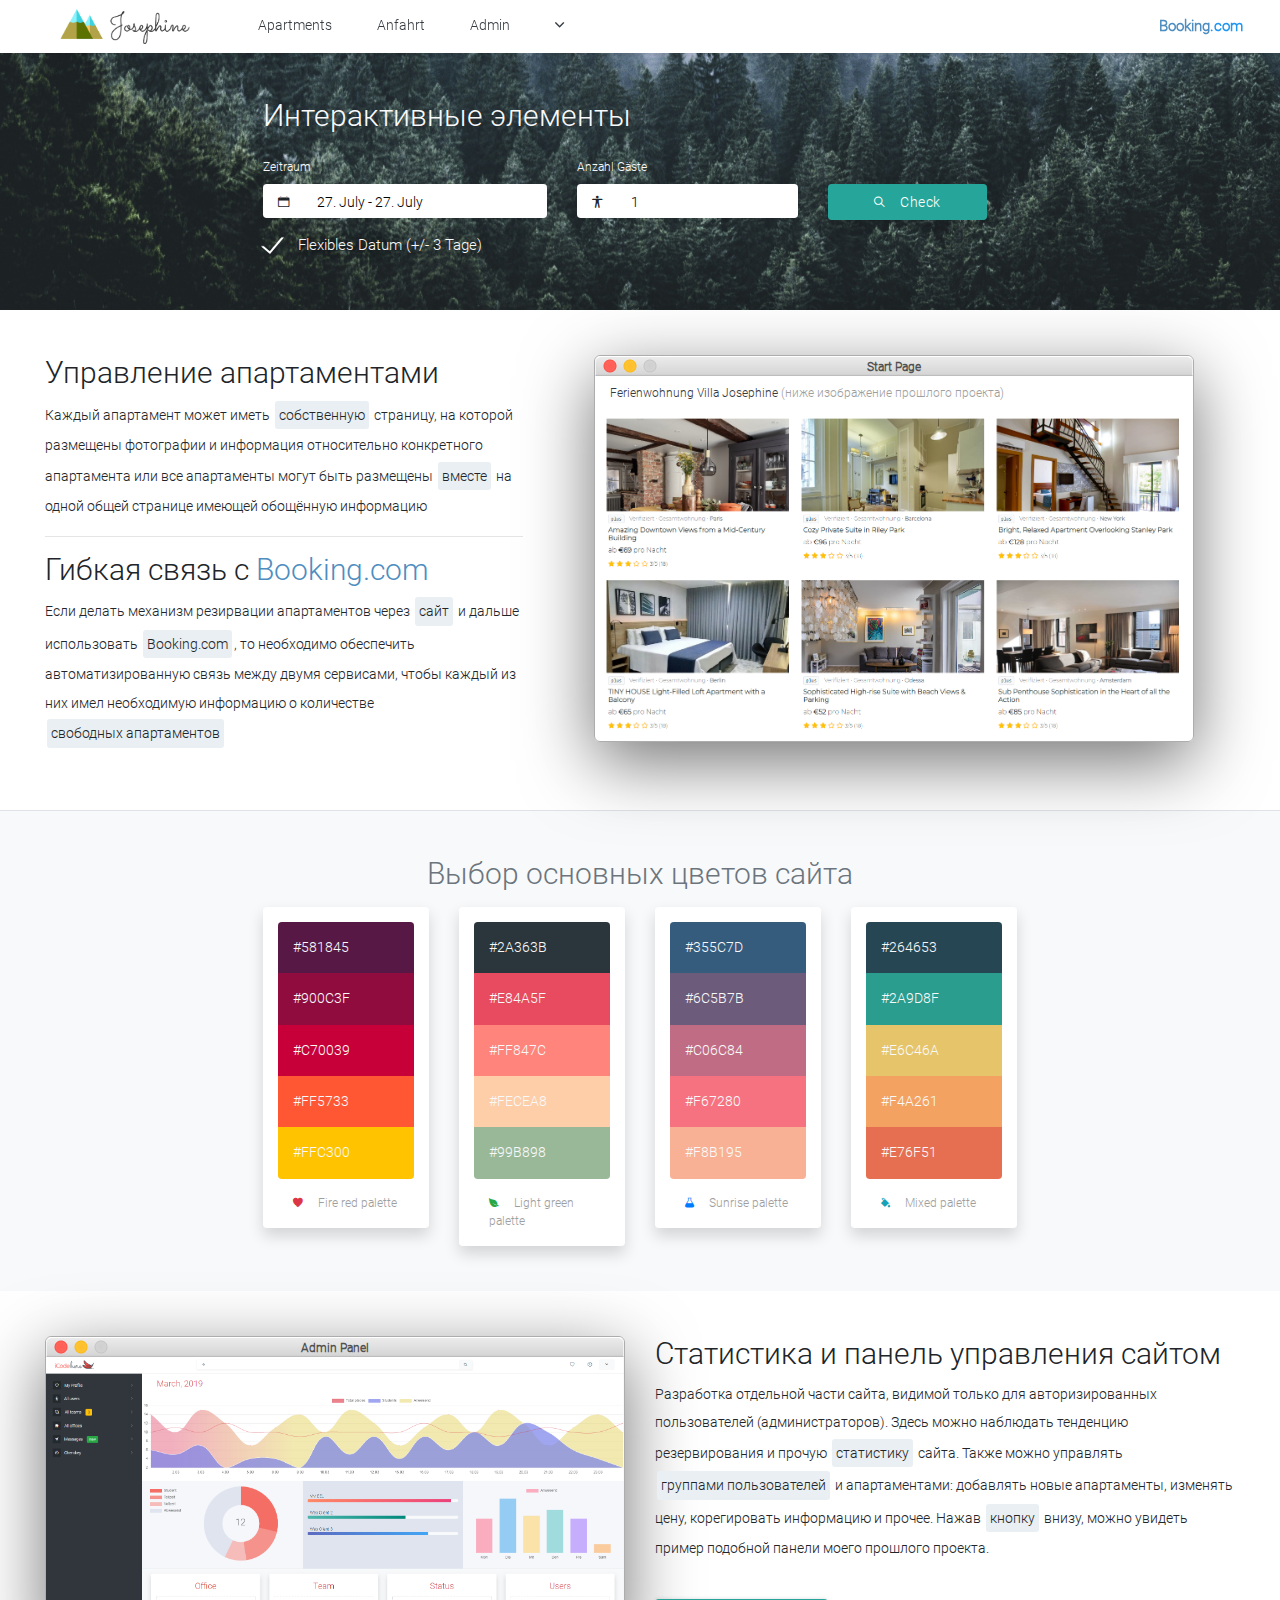
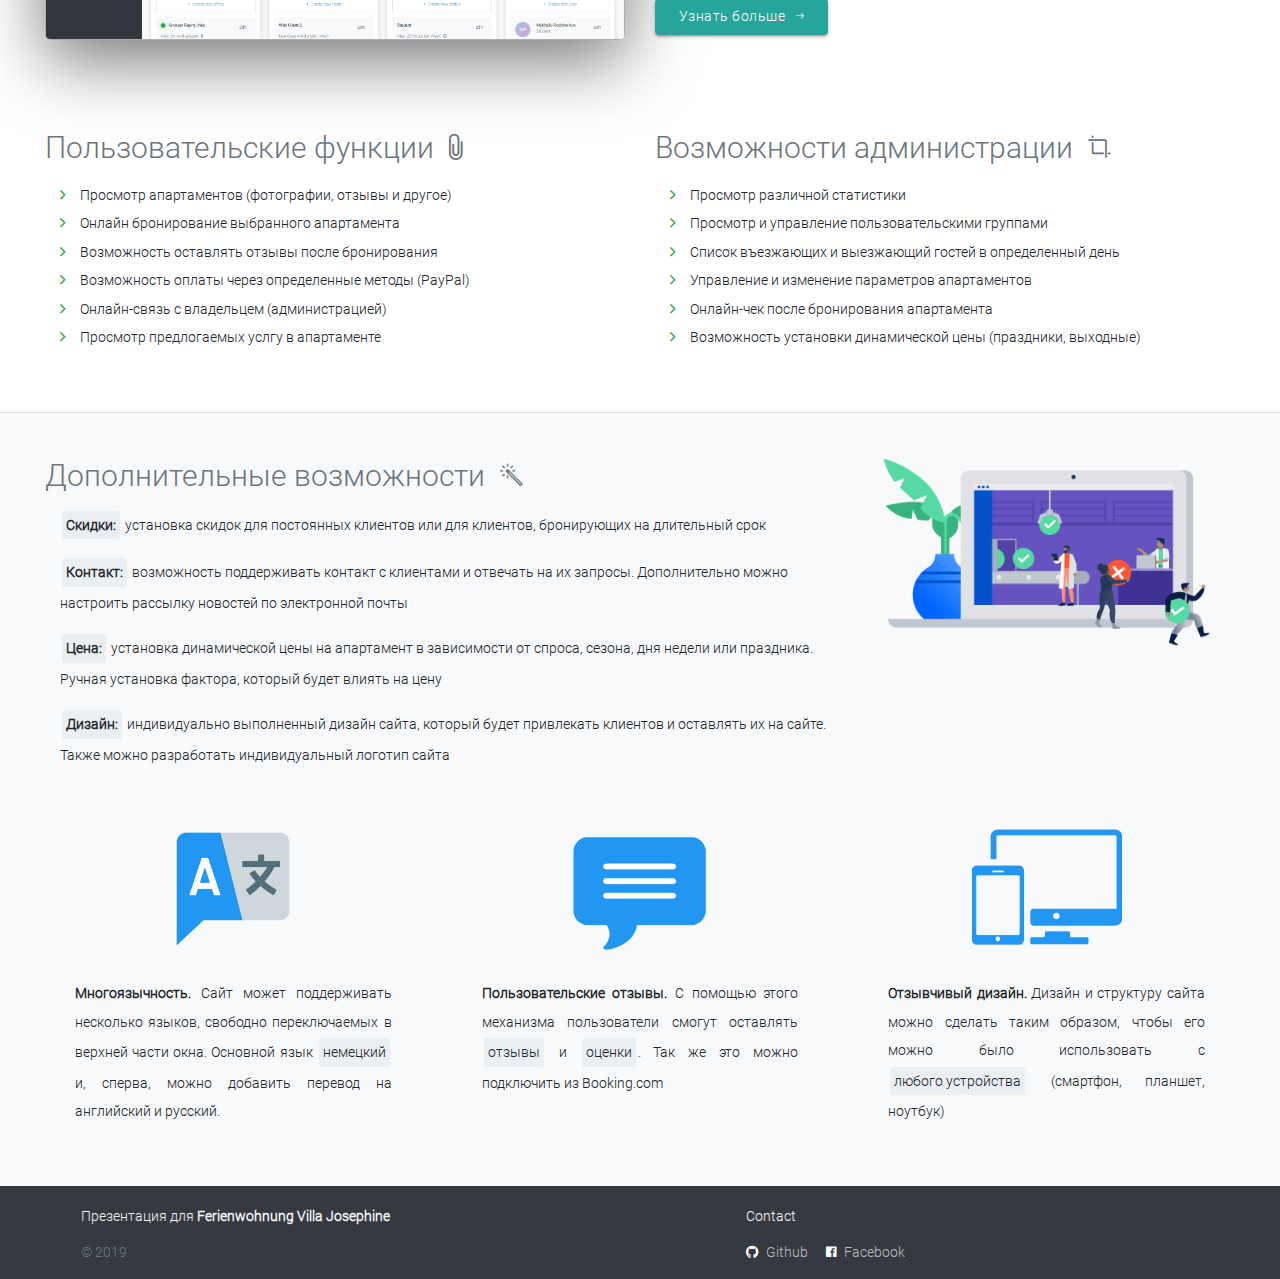
<file: index.html>
<!DOCTYPE html>
<html>
<head>
	<meta charset="UTF-8">
	<title>Villa Josephine</title>
	<link rel="stylesheet" type="text/css" href="materialize/css/materialize.css">
	<link rel="stylesheet" type="text/css" href="css/bootstrap.min.css">
	<link rel="stylesheet" type="text/css" href="css/style.css">
	<link rel="stylesheet" type="text/css" href="ionicons/ionicons.min.css">
	<link rel="stylesheet" type="text/css" href="css/daterange.css" />
	<link rel="shortcut icon" type="image/ico" href="img/favicon.ico"/>
	<script type="text/javascript" src="js/jquery.js"></script>
	<script type="text/javascript" src="js/bootstrap.bundle.min.js"></script>
	<script type="text/javascript" src="materialize/js/materialize.min.js"></script>
	<script type="text/javascript" src="js/moment.min.js"></script>
	<script type="text/javascript" src="js/daterange.min.js"></script>
</head>
<body class="bg-white">
	<header class="text-grey text-darken-3 container-fluid row mx-auto sticky-top bg-white shadow-sm">
		<ul class="nav justify-content-start col-9">
			<li class="nav-item bg-transparent">
				<a class="text-dark nav-link p-2 px-5" href="./index.html">
					<img src="img/logo.png" class="img-fluid" style="max-height: 37px">
				</a>
			</li>
			<li class="nav-item hoverable light">
				<a class="text-dark nav-link p-3 px-4 waves-effect waves-teal" href="#">Apartments</a>
			</li>
			<li class="nav-item hoverable light">
				<a class="text-dark nav-link p-3 px-4 waves-effect waves-teal" href="#">Anfahrt</a>
			</li>
			<li class="nav-item hoverable light">
				<a class="text-dark nav-link p-3 px-4 waves-effect waves-teal" href="admin/index.html">Admin</a>
			</li>
			<li class="nav-item hoverable light">
				<a class='dropdown-trigger text-dark nav-link p-3 px-4' href='#' data-target='dropdown1'>
					<i class="icon ion-ios-arrow-down"></i>
				</a>
				<ul id="dropdown1" class="dropdown-content shadow rounded">
					<li><a class="grey-text text-darken-3" href="#!"><i class="mr-2 icon ion-md-alarm"></i>Meine Buchungen</a></li>
					<li><a class="grey-text text-darken-3" href="#!"><i class="mr-2 icon ion-ios-images"></i>Sehenswürdigkeiten</a></li>
					<li><a class="grey-text text-darken-3" href="#!"><i class="mr-2 icon ion-ios-bicycle"></i>Schwarzwald</a></li>
				</ul>
			</li>
		</ul>
		<ul class="nav justify-content-end col-3 pr-0">
			<li class="nav-item hoverable light float-right">
				<a class="text-dark nav-link p-3 px-4 font-size-full waves-effect waves-teal font-weight-bold " href="#">
					<span style="color: #4e8dbf">Booking</span><span class="blue-text">.com</span>
				</a>
			</li>
		</ul>
	</header>
	<main>
		<div class="p-5 bg-light" style="background-image:url(img/sky.jpg);background-attachment: fixed;background-size: cover; background-position-y: -550px">
			<div class="row">
				<div class="container row mx-auto col-8">
					<h2 class="text-light col-12 mb-4">Интерактивные элементы</h2>
					<div class="row col-12">
						<div class="col-5">
							<label class="position-relative text-light">Zeitraum</label>
							<div class="bg-white rounded shadow-sm">
								<i class="icon ion-ios-calendar mx-3"></i>
								<div class="d-inline-block">
									<input type="text" id="date-range" class="browser-default user-custom-input" readonly>
								</div>
							</div>
						</div>

						<div class="col-4">
							<div class="input-field mt-0">
								<label class="position-relative text-light">Anzahl Gäste</label>
								<div class="bg-white rounded shadow-sm">
									<i class="icon ion-ios-body mx-3"></i>
									<div class="d-inline-block">
										<select>
											<option value="1" selected>1</option>
											<option value="2">2</option>
											<option value="3">3</option>
											<option value="1">4</option>
											<option value="2">5</option>
											<option value="3">6</option>
										</select>
									</div>
								</div>
							</div>
						</div>
						<div class="col-3 text-center">
							<button class="darken-2 btn col waves-effect waves-teal shadow" style="margin-top: calc(21px + 0.5em)">
								<i class="icon ion-ios-search mr-3"></i>Check
							</button>
						</div>
						<div class="col-12">
							<label>
								<input type="checkbox" checked="checked" />
								<span class="text-light" style="text-shadow:0 0 11px #000000">Flexibles Datum (+/- 3 Tage)</span>
							</label>
						</div>
					</div>
				</div>
			</div>
		</div>
		<div class="p-5 bg-white border-bottom">
			<div class="row">
				<div class="col-5">
					<h2>Управление апартаментами</h2>
					<p class="line-height-2">Каждый апартамент может иметь <code>собственную</code> страницу, на которой размещены фотографии и информация относительно конкретного апартамента или все апартаменты могут быть размещены <code>вместе</code> на одной общей странице имеющей обощённую информацию</p>
					<hr>
					<h2>Гибкая связь с <span style="color: #4e8dbf">Booking.com</span></h2>
					<p class="line-height-2">Если делать механизм резирвации апартаментов через <code>сайт</code> и дальше использовать <code>Booking.com</code>, то необходимо обеспечить автоматизированную связь между двумя сервисами, чтобы каждый из них имел необходимую информацию о количестве <code>свободных апартаментов</code></p>
				</div>
				<div class="col-7">
					<div class="window">
						<div class="window__bar">Start Page</div>
						<div class="window__content-frame">
							<div class="window__content">
								<label class="d-block p-1 px-3 mb-0 mt-1">
									<span class="text-dark">Ferienwohnung Villa Josephine</span>
									(ниже изображение прошлого проекта)
								</label>
								<img src="img/screen.PNG" class="img-fluid rounded-bottom p-1">
							</div>
						</div>
					</div>
				</div>
			</div>
		</div>
		<div class="p-5 bg-light">
			<h2 class="text-secondary mb-3 text-center">Выбор основных цветов сайта</h2>
			<div class="row">
				<div class="col-8 text-light row mx-auto">
					<div class="col-3">
						<div class="shadow rounded palette-wrapper p-3 bg-white">
							<div class="rounded-top p-3" style="background-color: #581845">
								#581845
							</div>
							<div class="p-3" style="background-color: #900C3F">
								#900C3F
							</div>
							<div class="p-3" style="background-color: #C70039">
								#C70039
							</div>
							<div class="p-3" style="background-color: #FF5733">
								#FF5733
							</div>
							<div class="rounded-bottom p-3" style="background-color: #FFC300">
								#FFC300
							</div>
							<label class="px-3 pt-3 mb-0">
								<i class="icon ion-ios-heart mr-3 text-danger"></i>Fire red palette
							</label>
						</div>
					</div>
					<div class="col-3">
						<div class="shadow rounded palette-wrapper p-3 bg-white">
							<div class="rounded-top p-3" style="background-color: #2A363B">
								#2A363B
							</div>
							<div class="p-3" style="background-color: #E84A5F">
								#E84A5F
							</div>
							<div class="p-3" style="background-color: #FF847C">
								#FF847C
							</div>
							<div class="p-3" style="background-color: #FECEA8">
								#FECEA8
							</div>
							<div class="rounded-bottom p-3" style="background-color: #99B898">
								#99B898
							</div>
							<label class="px-3 pt-3 mb-0">
								<i class="icon ion-ios-leaf mr-3 text-success"></i>Light green palette
							</label>
						</div>
					</div>
					<div class="col-3">
						<div class="shadow rounded palette-wrapper p-3 bg-white">
							<div class="rounded-top p-3" style="background-color: #355C7D">
								#355C7D
							</div>
							<div class=" p-3" style="background-color: #6C5B7B">
								#6C5B7B
							</div>
							<div class="p-3" style="background-color: #C06C84">
								#C06C84
							</div>
							<div class="p-3" style="background-color: #F67280">
								#F67280
							</div>
							<div class="rounded-bottom p-3" style="background-color: #F8B195">
								#F8B195
							</div>
							<label class="px-3 pt-3 mb-0">
								<i class="icon ion-ios-flask mr-3 text-primary"></i>Sunrise palette
							</label>
						</div>
					</div>
					<div class="col-3">
						<div class="shadow rounded palette-wrapper p-3 bg-white">
							<div class="rounded-top p-3" style="background-color: #264653">
								#264653
							</div>
							<div class=" p-3" style="background-color: #2A9D8F">
								#2A9D8F
							</div>
							<div class="p-3" style="background-color: #E6C46A">
								#E6C46A
							</div>
							<div class="p-3" style="background-color: #F4A261">
								#F4A261
							</div>
							<div class="rounded-bottom p-3" style="background-color: #E76F51">
								#E76F51
							</div>
							<label class="px-3 pt-3 mb-0">
								<i class="icon ion-ios-color-fill mr-3 text-info"></i>Mixed palette
							</label>
						</div>
					</div>
				</div>
			</div>
		</div>
		<div class="p-5 bg-white">
			<div class="row">
				<div class="col-6">
					<div class="window">
						<div class="window__bar">Admin Panel</div>
						<div class="window__content-frame">
							<div class="window__content">
								<img src="img/admin.PNG" class="img-fluid rounded-bottom">
							</div>
						</div>
					</div>
				</div>
				<div class="col-6">
					<h2>Статистика и панель управления сайтом</h2>
					<p class="line-height-2">
						Разработка отдельной части сайта, видимой только для авторизированных пользователей (администраторов). Здесь можно наблюдать тенденцию резервирования и прочую <code>статистику</code> сайта. Также можно управлять <code>группами пользователей</code> и апартаментами: добавлять новые апартаменты, изменять цену, корегировать информацию и прочее. Нажав <code>кнопку</code> внизу, можно увидеть пример подобной панели моего прошлого проекта.
					</p>
					<br>
					<a class="text-white btn waves-effect waves-teal px-4" href="admin/index.html">
						Узнать больше
						<i class="icon ion-ios-arrow-round-forward ml-2"></i>
					</a>
				</div>
			</div>
		</div>
		<div class="p-5 bg-white border-bottom">
			<div class="row">
				<div class="col-6">
					<h2 class="mb-3 text-secondary">Пользовательские функции<i class="icon ion-ios-attach ml-3"></i></h2>
					<ul class="line-height-2 pl-3">
						<li><i class="icon ion-ios-arrow-forward mr-3 text-success"></i>Просмотр апартаментов (фотографии, отзывы и другое)</li>
						<li><i class="icon ion-ios-arrow-forward mr-3 text-success"></i>Онлайн бронирование выбранного апартамента</li>
						<li><i class="icon ion-ios-arrow-forward mr-3 text-success"></i>Возможность оставлять отзывы после бронирования</li>
						<li><i class="icon ion-ios-arrow-forward mr-3 text-success"></i>Возможность оплаты через определенные методы (PayPal)</li>
						<li><i class="icon ion-ios-arrow-forward mr-3 text-success"></i>Онлайн-связь с владельцем (администрацией)</li>
						<li><i class="icon ion-ios-arrow-forward mr-3 text-success"></i>Просмотр предлогаемых услгу в апартаменте</li>
					</ul>
				</div>
				<div class="col-6">
					<h2 class="mb-3 text-secondary">Возможности администрации<i class="icon ion-ios-crop ml-3"></i></h2>
					<ul class="line-height-2 pl-3">
						<li><i class="icon ion-ios-arrow-forward mr-3 text-success"></i>Просмотр различной статистики</li>
						<li><i class="icon ion-ios-arrow-forward mr-3 text-success"></i>Просмотр и управление пользовательскими группами</li>
						<li><i class="icon ion-ios-arrow-forward mr-3 text-success"></i>Список въезжающих и выезжающий гостей в определенный день</li>
						<li><i class="icon ion-ios-arrow-forward mr-3 text-success"></i>Управление и изменение параметров апартаментов</li>
						<li><i class="icon ion-ios-arrow-forward mr-3 text-success"></i>Онлайн-чек после бронирования апартамента</li>
						<li><i class="icon ion-ios-arrow-forward mr-3 text-success"></i>Возможность установки динамической цены (праздники, выходные)</li>
					</ul>
				</div>
			</div>
		</div>
		<div class="px-5 pt-5 pb-3 bg-light">
			<div class="row">
				<div class="col-8">
					<h2 class="mb-3 text-secondary">Дополнительные возможности<i class="icon ion-ios-color-wand ml-3"></i></h2>
					<p class="pl-3 line-height-2">
						<code class="font-weight-bold">Скидки:</code> установка скидок для постоянных клиентов или для клиентов, бронирующих на длительный срок
					</p>
					<p class="pl-3 line-height-2">
						<code class="font-weight-bold">Контакт:</code> возможность поддерживать контакт с клиентами и отвечать на их запросы. Дополнительно можно настроить рассылку новостей по электронной почты
					</p>
					<p class="pl-3 line-height-2">
						<code class="font-weight-bold">Цена:</code> установка динамической цены на апартамент в зависимости от спроса, сезона, дня недели или праздника. Ручная установка фактора, который будет влиять на цену
					</p>
					<p class="pl-3 line-height-2">
						<code class="font-weight-bold">Дизайн:</code> индивидуально выполненный дизайн сайта, который будет привлекать клиентов и оставлять их на сайте. Также можно разработать индивидуальный логотип сайта
					</p>
				</div>
				<div class="col-4">
					<img src="img/5.png" class="img-fluid">
				</div>
			</div>
		</div>
		<div class="px-5 pb-5 pt-3 bg-light">
			<div class="row">
				<div class="col-4 text-center px-5">
					<img src="img/drafting-compass.png" class="img-fluid mb-3" style="max-height: 150px;">
				</div>
				<div class="col-4 text-center px-5">
					<img src="img/rocket.png" class="img-fluid mb-3" style="max-height: 150px;">
				</div>
				<div class="col-4 text-center px-5">
					<img src="img/light-bulb-icon.png" class="img-fluid mb-3" style="max-height: 150px;">
				</div>
			</div>
			<div class="row">
				<div class="col-4 text-center px-5">
					<p class="text-justify line-height-2">
						<b>Многоязычность.</b> Сайт может поддерживать несколько языков, свободно переключаемых в верхней части окна. Основной язык <code>немецкий</code> и, сперва, можно добавить перевод на английский и русский.
					</p>
				</div>
				<div class="col-4 text-center px-5">
					<p class="text-justify line-height-2">
						<b>Пользовательские отзывы.</b> С помощью этого механизма пользователи смогут оставлять <code>отзывы</code> и <code>оценки</code>. Так же  это можно подключить из Booking.com
					</p>
				</div>
				<div class="col-4 text-center px-5">
					<p class="text-justify line-height-2">
						<b>Отзывчивый дизайн.</b> Дизайн и структуру сайта можно сделать таким образом, чтобы его можно было использовать с <code>любого устройства</code> (смартфон, планшет, ноутбук)
					</p>
				</div>
			</div>
		</div>
		
	</main>
	<footer class="page-footer bg-dark">
		<div class="container">
			<div class="row">
				<div class="col l6 s12">
					<p class="grey-text text-lighten-4">Презентация для <b>Ferienwohnung Villa Josephine</b></p>
					<span class="text-secondary">© 2019</span>
				</div>
				<div class="col l4 offset-l2 s12">
					<p class="text-light">Contact</p>
					<ul>
						<li>
							<a class="grey-text text-lighten-1 mr-3" href="https://github.com/rodchenk">
								<i class="icon ion-logo-github mr-2 text-white"></i>Github
							</a>
							<a class="grey-text text-lighten-1" href="https://www.facebook.com/misha.rodchenkov">
								<i class="icon ion-logo-facebook mr-2 text-white"></i>Facebook
							</a>
						</li>
					</ul>
				</div>
			</div>
		</div>
	</footer>
	<script type="text/javascript" src="js/script.js"></script>
</body>
</html>
</file>
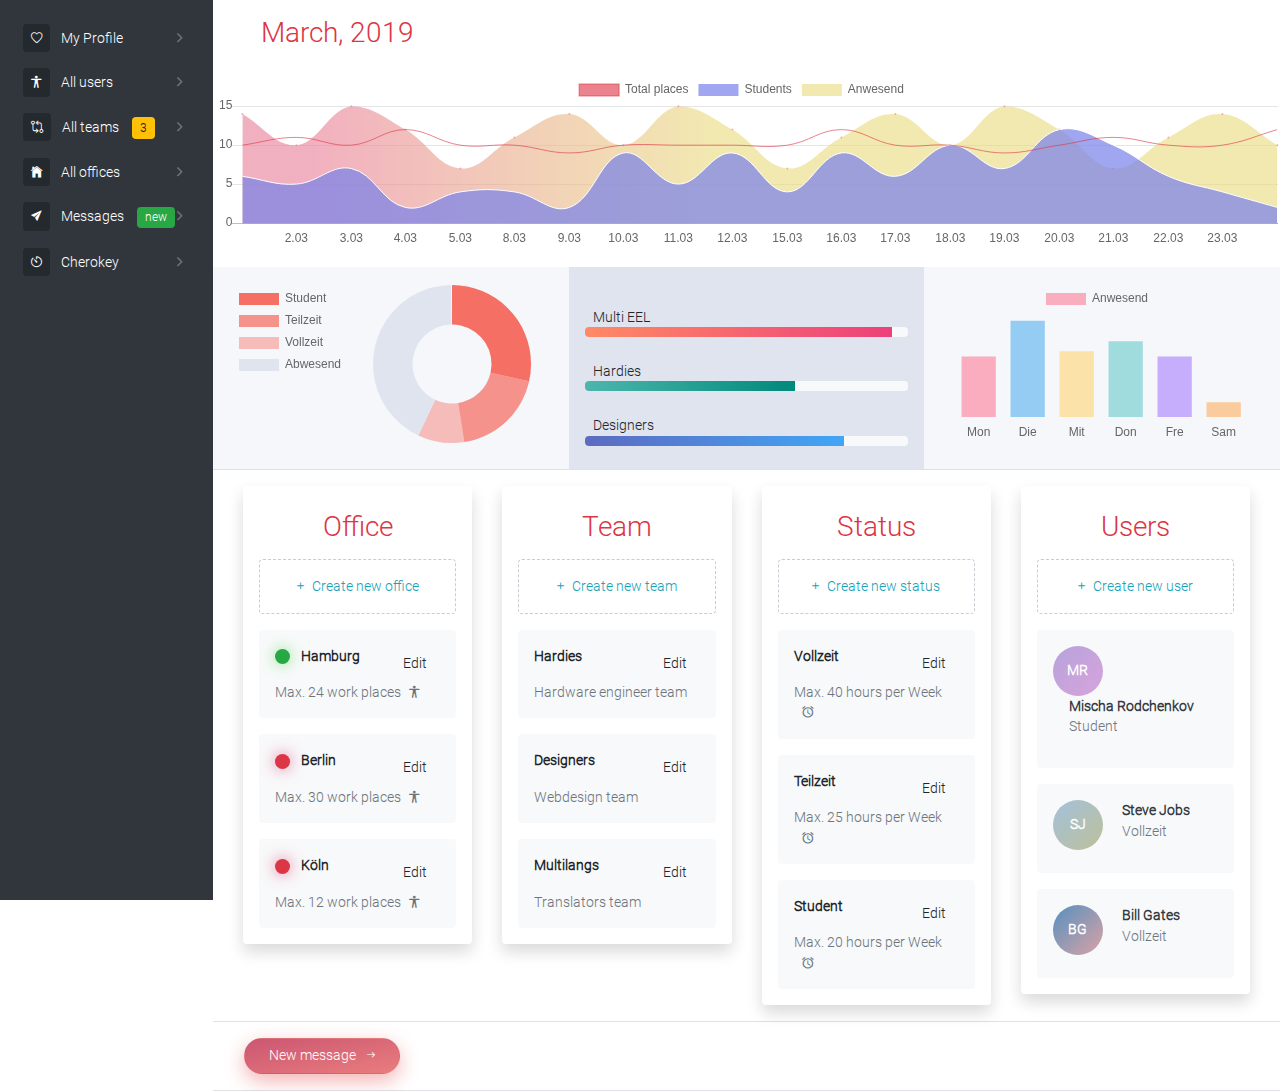
<file: admin/index.html>
<!DOCTYPE html>
<html>
<head>
	<title>Admin panel</title>
	<script type="text/javascript" src="js/jquery.js"></script>
	<script type="text/javascript" src="js/bootstrap.bundle.min.js"></script>
	<link rel="stylesheet" type="text/css" href="css/bootstrap.min.css">
	<link rel="stylesheet" type="text/css" href="css/ionicons/ionicons.min.css">
	<link rel="stylesheet" type="text/css" href="css/icode.css">
</head>
<body>

	<div class="container-fluid row p-0 m-0">
		<div class="sticky-top col-2" style="height: 100vh; z-index: 777; background-color: #30363c">
			<div class="nav flex-column nav-pills mt-3" id="v-pills-tab" role="tablist" aria-orientation="vertical">
			  	<div class="text-white rounded nav-pill-icode">
			  		<div class="p-2 main-nav-pill-icode">
				  		<i class="icon ion-ios-heart-empty px-2 py-1 bg-dark rounded d-inline-block"></i>
				  		<span class="mx-2">My Profile</span>
				  		<i class="mr-2 mt-1 icon ion-ios-arrow-forward float-right text-secondary"></i>
				  	</div>
			  	</div>
			  	<div class="text-white rounded nav-pill-icode">
			  		<div class="p-2 main-nav-pill-icode">
				  		<i class="icon ion-ios-body px-2 py-1 bg-dark rounded d-inline-block"></i>
				  		<span class="mx-2">All users</span>
				  		<i class="mr-2 mt-1 icon ion-ios-arrow-forward float-right text-secondary"></i>
				  	</div>
				  		<div class="pl-3 sub-nav-pill-icode">
					  			<a href="#" class="mx-3 d-block py-1 px-2 text-secondary">Bill Gates</a>
					  			<a href="#" class="mx-3 d-block py-1 px-2 text-secondary">Mischa Rodchenkov</a>
				  			<a href="#" class="mx-3 d-block py-1 px-2 text-secondary font-weight-bold">
				  				Show all
				  				<i class="icon ion-ios-arrow-round-forward px-2"></i>
				  			</a>
				  		</div>
			  	</div>
			  	<div class="text-white rounded nav-pill-icode">
			  		<div class="p-2 main-nav-pill-icode">
			  			<i class="icon ion-ios-git-compare px-2 py-1 bg-dark rounded d-inline-block"></i>
				  		<span class="mx-2">All teams</span>
				  		<span class="badge badge-warning">3</span>
				  		<i class="mr-2 mt-1 icon ion-ios-arrow-forward float-right text-secondary"></i>
			  		</div>
				  		<div class="pl-3 sub-nav-pill-icode">
				  			<a href="#" class="mx-3 d-block py-1 px-2 text-secondary">Translators</a>
				  			<a href="#" class="mx-3 d-block py-1 px-2 text-secondary">Designers</a>
				  			<a href="#" class="mx-3 d-block py-1 px-2 text-secondary font-weight-bold">
				  				Show all
				  				<i class="icon ion-ios-arrow-round-forward px-2"></i>
				  			</a>
				  		</div>
			  	</div>
			  	<div class="text-white rounded nav-pill-icode">
			  		<div class="p-2 main-nav-pill-icode">
				  		<i class="icon ion-ios-home px-2 py-1 bg-dark rounded d-inline-block"></i>
				  		<span class="mx-2">All offices</span>
				  		<i class="mr-2 mt-1 icon ion-ios-arrow-forward float-right text-secondary"></i>
				  	</div>
			  		<div class="pl-3 sub-nav-pill-icode">
				  		<a href="#" class="mx-3 d-block py-1 px-2 text-secondary">Office Berlin</a>
			  			<a href="#" class="mx-3 d-block py-1 px-2 text-secondary font-weight-bold">
			  				Show all
			  				<i class="icon ion-ios-arrow-round-forward px-2"></i>
			  			</a>
			  		</div>
			  	</div>
			  	<div class="text-white rounded nav-pill-icode">
			  		<div class="p-2 main-nav-pill-icode">
				  		<i class="icon ion-ios-send px-2 py-1 bg-dark rounded d-inline-block"></i>
				  		<span class="mx-2">Messages</span>
				  		<span class="badge badge-success">new</span>
				  		<i class="mr-2 mt-1 icon ion-ios-arrow-forward float-right text-secondary"></i>
				  	</div>
			  		<div class="pl-3 sub-nav-pill-icode">
				  		<a href="#" class="mx-3 d-block py-1 px-2 text-secondary">Hallo zusammen...</a>
			  			<a href="#" class="mx-3 d-block py-1 px-2 text-secondary font-weight-bold">
			  				Show all
			  				<i class="icon ion-ios-arrow-round-forward px-2"></i>
			  			</a>
			  		</div>
			  	</div>
			  	<div class="text-white rounded nav-pill-icode">
			  		<a href="#" target="_blanc" class="text-white" style="text-decoration: none;">
				  		<div class="p-2 main-nav-pill-icode">
					  		<i class="icon ion-ios-timer px-2 py-1 bg-dark rounded d-inline-block"></i>
					  		<span class="mx-2">Cherokey</span>
					  		<i class="mr-2 mt-1 icon ion-ios-arrow-forward float-right text-secondary"></i>
					  	</div>
				  	</a>
			  	</div>
			</div>
		</div>
		<div class="col-10 container-fluid p-0">		
			<div class="bg-white">
				<div class="col-12 py-3 px-0">
					<h3 class="text-danger text-left mb-4 pl-5">March, 2019</h3>
					<canvas id="month_graph" height="50"></canvas>
				</div>
			</div>

			<div class="col container-fluid mx-auto row border-bottom px-0 bg-dark">
				<div class="col-4 p-3" style="background-color: #f5f7fb">
					<canvas id="day_graph" class="mb-2"></canvas>
				</div>
				<div class="col-4 p-3" style="background-color: #dfe4ef">
					<div class="mt-4">
						<label class="pl-2 mb-0">Multi EEL</label>
						<div class="progress bg-light" style="height: 10px;">
		  					<div class="progress-bar" role="progressbar" style="width: 95%; background: linear-gradient(to right, #FF8A65, #EC407A)" aria-valuenow="25" aria-valuemin="0" aria-valuemax="100"></div>
						</div>
					</div>
					<div class="mt-4">
						<label class="pl-2 mb-0">Hardies</label>
						<div class="progress bg-light" style="height: 10px;">
		  					<div class="progress-bar" role="progressbar" style="width: 65%; background: linear-gradient(to right, #4DB6AC, #00897B)" aria-valuenow="25" aria-valuemin="0" aria-valuemax="100"></div>
						</div>
					</div>
					<div class="mt-4">
						<label class="pl-2 mb-0">Designers</label>
						<div class="progress bg-light" style="height: 10px;">
		  					<div class="progress-bar" role="progressbar" style="width: 80%;background: linear-gradient(to right, #5C6BC0, #42A5F5)" aria-valuenow="25" aria-valuemin="0" aria-valuemax="100"></div>
						</div>
					</div>
				</div>
				<div class="col-4 p-3" style="background-color: #f5f7fb">
					<canvas id="week_graph"></canvas>
				</div>
			</div>

			<div class="container-fluid mx-auto row border-bottom pb-3 mt-3">
				<!-- OFFICE start -->
				<div class="col-3">
					<div class="bg-white rounded shadow p-3">
						<h3 class="text-danger text-center mt-2">Office</h3>
						<div class="mt-3 rounded p-3 border-dashed text-center">
							<a class="text-info" href="#"> 
								<i class="mr-2 icon ion-ios-add"></i>Create new office
							</a>
						</div>
						<div class="mt-3 rounded bg-light p-3">
							<div class="d-inline-block float-right">
								<a href="#" class="btn btn-light">Edit</a>
							</div>
							<p class="font-weight-bold">
								<span class="very-rounded bg-success d-inline-block mr-2" style="width: 15px; height: 15px; vertical-align: middle; box-shadow: 0 0 15px #80e080"></span>
								Hamburg
							</p>
							<span class="text-secondary">
								Max. 24 work places<i class="ml-2 icon ion-ios-body"></i>
							</span>
						</div>
						<div class="mt-3 rounded bg-light p-3">
							<div class="d-inline-block float-right">
								<a href="#" class="btn btn-light">Edit</a>
							</div>
							<p class="font-weight-bold">
								<span class="very-rounded bg-danger d-inline-block mr-2" style="width: 15px; height: 15px; vertical-align: middle; box-shadow: 0 0 15px #dc356cad"></span>
								Berlin
							</p>
							<span class="text-secondary">
								Max. 30 work places<i class="ml-2 icon ion-ios-body"></i>
							</span>
						</div>
						<div class="mt-3 rounded bg-light p-3">
							<div class="d-inline-block float-right">
								<a href="#" class="btn btn-light">Edit</a>
							</div>
							<p class="font-weight-bold">
								<span class="very-rounded bg-danger d-inline-block mr-2" style="width: 15px; height: 15px; vertical-align: middle; box-shadow: 0 0 15px #dc356cad"></span>
								Köln
							</p>
							<span class="text-secondary">
								Max. 12 work places<i class="ml-2 icon ion-ios-body"></i>
							</span>
						</div>
					</div>
				</div>
				<!-- OFFICE end -->
				
				<!-- TEAM start -->
				<div class="col-3">
					<div class="bg-white rounded shadow p-3">
						<h3 class="text-danger text-center mt-2">Team</h3>
						<div class="mt-3 rounded p-3 border-dashed text-center">
							<a href="#" class="text-info">
								<i class="mr-2 icon ion-ios-add"></i>Create new team
							</a>
						</div>
						<div class="mt-3 rounded bg-light p-3">
							<div class="d-inline-block float-right">
								<a href="#" class="btn btn-light">Edit</a>
							</div>
							<p class="font-weight-bold">
								Hardies
							</p>
							<span class="text-secondary">
								Hardware engineer team
							</span>
						</div>
						<div class="mt-3 rounded bg-light p-3">
							<div class="d-inline-block float-right">
								<a href="#" class="btn btn-light">Edit</a>
							</div>
							<p class="font-weight-bold">
								Designers
							</p>
							<span class="text-secondary">
								Webdesign team
							</span>
						</div>
						<div class="mt-3 rounded bg-light p-3">
							<div class="d-inline-block float-right">
								<a href="#" class="btn btn-light">Edit</a>
							</div>
							<p class="font-weight-bold">
								Multilangs
							</p>
							<span class="text-secondary">
								Translators team
							</span>
						</div>
					</div>
				</div>
				<!-- TEAM end -->
				<!-- STATUS start -->
				<div class="col-3">
					<div class="bg-white rounded shadow p-3">
						<h3 class="text-danger text-center mt-2">Status</h3>
						<div class="mt-3 rounded p-3 border-dashed text-center">
							<a href="#" class="text-info">
								<i class="mr-2 icon ion-ios-add"></i>Create new status
							</a>
						</div>

							<div class="mt-3 rounded bg-light p-3">
								<div class="d-inline-block float-right">
									<a href="#" class="btn btn-light">Edit</a>
								</div>
								<p class="font-weight-bold">
									Vollzeit
								</p>
								<span class="text-secondary">
									Max. 40 hours per Week<i class="ml-2 icon ion-md-alarm"></i>
								</span>
							</div>
							<div class="mt-3 rounded bg-light p-3">
								<div class="d-inline-block float-right">
									<a href="#" class="btn btn-light">Edit</a>
								</div>
								<p class="font-weight-bold">
									Teilzeit
								</p>
								<span class="text-secondary">
									Max. 25 hours per Week<i class="ml-2 icon ion-md-alarm"></i>
								</span>
							</div>
							<div class="mt-3 rounded bg-light p-3">
								<div class="d-inline-block float-right">
									<a href="#" class="btn btn-light">Edit</a>
								</div>
								<p class="font-weight-bold">
									Student
								</p>
								<span class="text-secondary">
									Max. 20 hours per Week<i class="ml-2 icon ion-md-alarm"></i>
								</span>
							</div>

					</div>
				</div>
				<!-- STATUS end -->
				<!-- USER start -->
				<div class="col-3">
					<div class="p-3 bg-white rounded shadow">
						<h3 class="text-danger text-center mt-2">
							Users
						</h3>
						<div class="mt-3 rounded p-3 border-dashed text-center">
							<a href="#" class="text-info">
								<i class="mr-2 icon ion-ios-add"></i>Create new user
							</a>
						</div>

						<div class="mt-3 rounded bg-light p-3">
							<div class="d-inline-block very-rounded usr-ava-sm primary-button text-center font-weight-bold" 
								style="background:linear-gradient(to right bottom, #673ab785, #af3ab785);box-shadow: unset">
								MR
							</div>
							<div class="d-inline-block ml-3" style="vertical-align: top;">
								<a href="#" class="font-weight-bold text-dark d-block">Mischa Rodchenkov</a>
								<p class="text-secondary">
									Student
								</p>
							</div>
						</div>
						<div class="mt-3 rounded bg-light p-3">
							<div class="d-inline-block very-rounded usr-ava-sm primary-button text-center font-weight-bold" 
								style="background:linear-gradient(to right bottom, #3a7db785, #74792085);box-shadow: unset">
								SJ
							</div>
							<div class="d-inline-block ml-3" style="vertical-align: top;">
								<a href="#" class="font-weight-bold text-dark d-block">Steve Jobs</a>
								<p class="text-secondary">
									Vollzeit
								</p>
							</div>
						</div>
						<div class="mt-3 rounded bg-light p-3">
							<div class="d-inline-block very-rounded usr-ava-sm primary-button text-center font-weight-bold" 
								style="background:linear-gradient(to right bottom, #3a7db7, #b73a3a85);box-shadow: unset">
								BG
							</div>
							<div class="d-inline-block ml-3" style="vertical-align: top;">
								<a href="#" class="font-weight-bold text-dark d-block">Bill Gates</a>
								<p class="text-secondary">
									Vollzeit
								</p>
							</div>
						</div>

					</div>
				</div>
				<!-- USER end -->
			</div>

			<div class="container-fluid mx-auto row border-bottom bg-white">
				<!-- <div class="col-6 p-3"></div> -->
				<div class="col-6 p-3">
					<!-- Button trigger modal -->
					<button type="button" class="btn very-rounded px-4 primary-button" data-toggle="modal" data-target="#exampleModalCenter">
						New message
						<i class="d-inline-block ml-2 icon ion-ios-arrow-round-forward"></i>
					</button>
					<!-- Modal -->
					<div class="modal fade bd-example-modal-lg" id="exampleModalCenter" tabindex="-1" role="dialog" aria-labelledby="exampleModalCenterTitle" aria-hidden="true">
						<div class="modal-dialog modal-dialog-centered modal-lg" role="document">
							<div class="modal-content">
								<div class="modal-header">
									<h5 class="modal-title" id="exampleModalLongTitle">Write a new message</h5>
									<button type="button" class="close" data-dismiss="modal" aria-label="Close">
										<span aria-hidden="true">&times;</span>
									</button>
								</div>
								<div class="modal-body p-4">
						            <div class="form-group">
		            					<label for="recipient-name" class="col-form-label">Recipient:</label>
		            					<input type="text" class="form-control" id="recipient-name" value="@all" readonly>
		          					</div>
									<div class="input-group mb-3">
										<textarea spellcheck="false" style="height: 160px" class="form-control" placeholder="Write a new message. Note: it will be for everyone visible"></textarea>
									</div>
									<div class="text-right">
										<button type="button" class="btn btn-light very-rounded mr-2" data-dismiss="modal">
											Close
										</button>
										<button class="px-4 very-rounded btn primary-button float-right">
											Send<i class="d-inline-block ml-2 icon ion-ios-arrow-round-forward"></i>
										</button>
									</div>
								</div>
							</div>
						</div>
					</div>
				</div>
				<!-- Modal END -->
			</div>
		</div>
	</div>
	<script type="text/javascript" src="js/chart.min.js"></script>
	<script type="text/javascript" src="js/admin.js"></script>
</body>
</html>
</file>
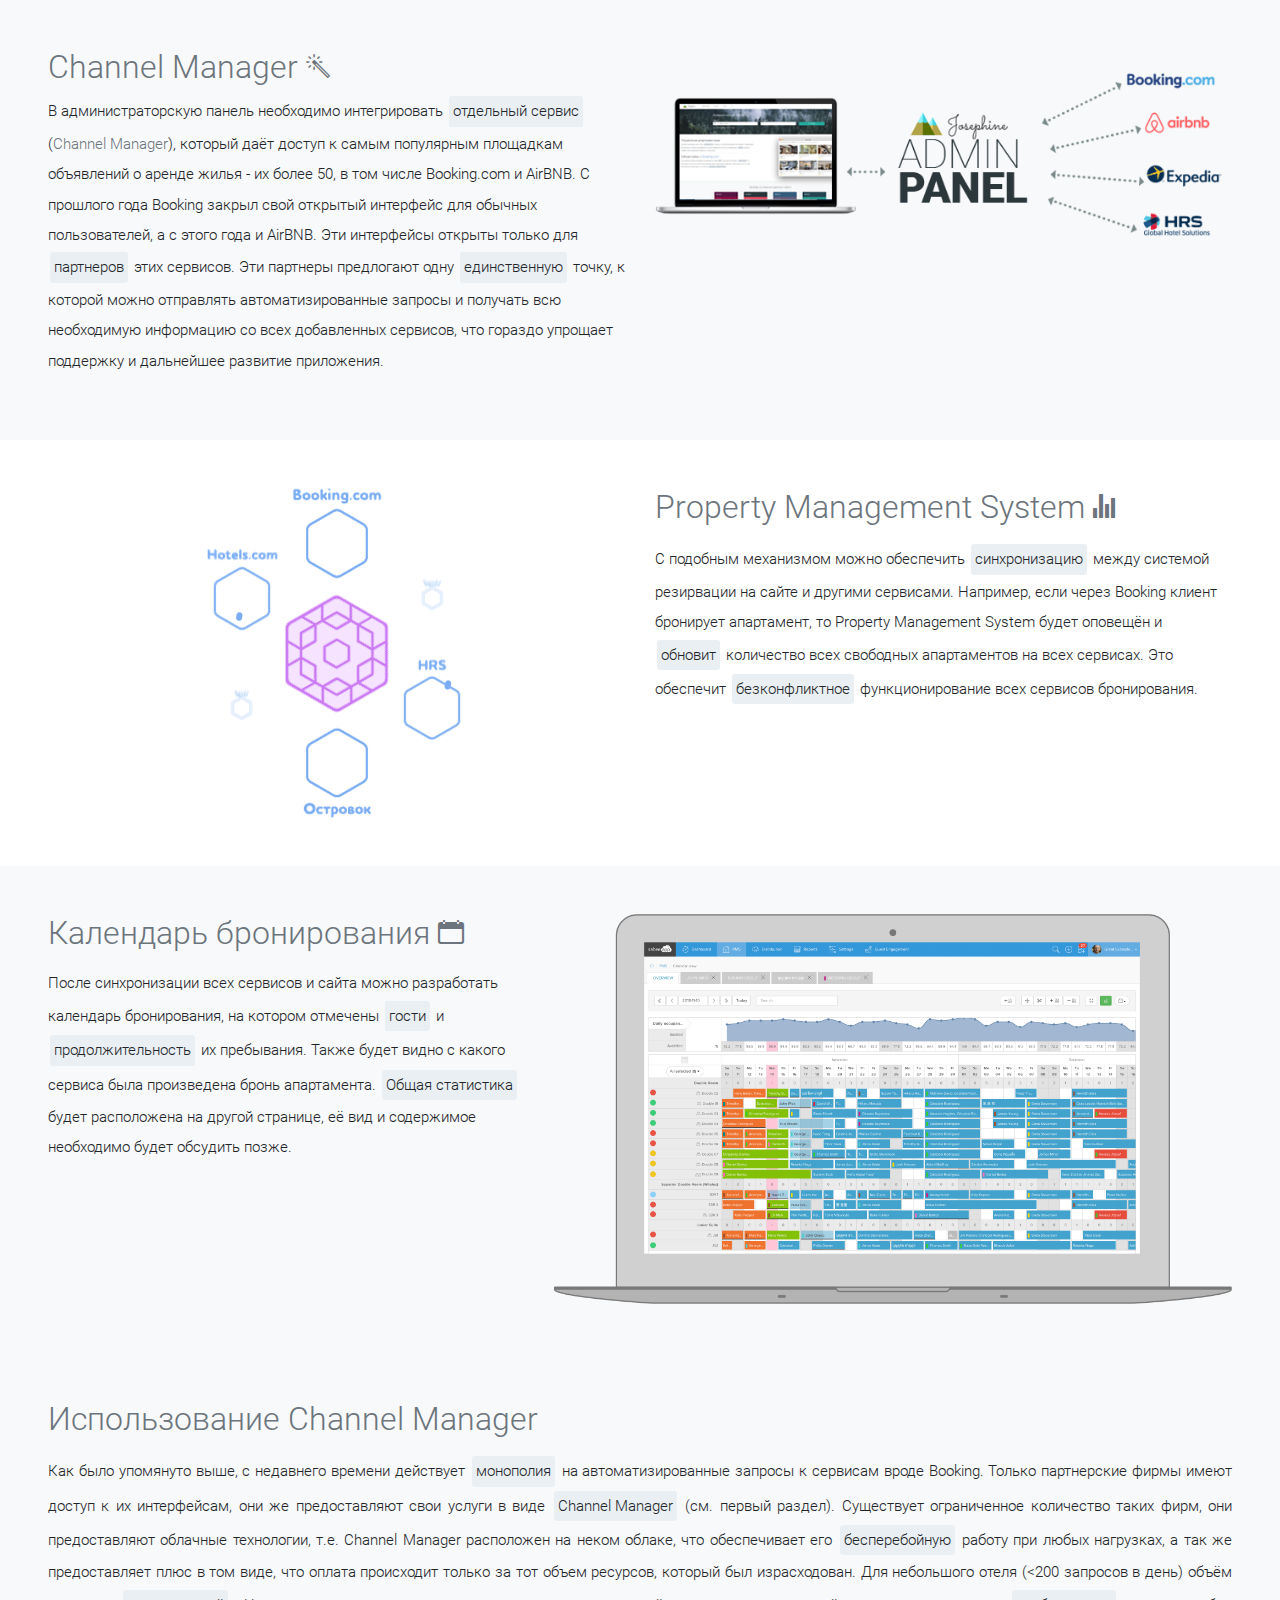
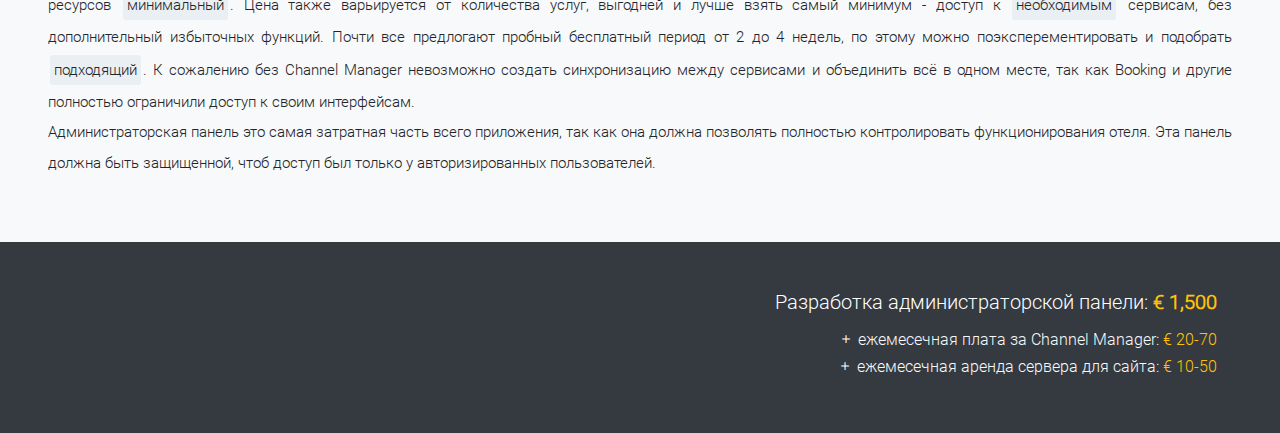
<file: admin/dev.html>
<!DOCTYPE html>
<html>
<head>
	<title>Admin panel</title>
	<link rel="stylesheet" type="text/css" href="../css/bootstrap.min.css">
	<link rel="stylesheet" type="text/css" href="../css/style.css">
	<link rel="stylesheet" type="text/css" href="../ionicons/ionicons.min.css">
	<link rel="shortcut icon" type="image/ico" href="../img/favicon.ico"/>
</head>
<body class="bg-light">
	<div class="container-fluid p-5">
		<div class="row">
			<div class="col-6">
				<h2 class="text-secondary">Channel Manager<i class="ml-2 icon ion-ios-color-wand"></i></h2>
				<p class="line-height-2">
					В администраторскую панель необходимо интегрировать <code>отдельный сервис</code> (<span class="text-secondary">Channel Manager</span>), который даёт доступ к самым популярным площадкам объявлений о аренде жилья - их более 50, в том числе Booking.com и AirBNB. С прошлого года Booking закрыл свой открытый интерфейс для обычных пользователей, а с этого года и AirBNB. Эти интерфейсы открыты только для <code>партнеров</code> этих сервисов. Эти партнеры предлогают одну <code>единственную</code> точку, к которой можно отправлять автоматизированные запросы и получать всю необходимую информацию со всех добавленных сервисов, что гораздо упрощает поддержку и дальнейшее развитие приложения.  
				</p>
			</div>
			<div class="col-6">
				<img src="../img/channelmanager.png" class="img-fluid">
			</div>
		</div>
	</div>
	<div class="container-fluid p-5 bg-white">
		<div class="row">
			<div class="col-6 text-center">
				<img src="../img/CM2.gif" class="img-fluid">
			</div>
			<div class="col-6">
				<h2 class="text-secondary mb-3">Property Management System<i class="ml-2 icon ion-ios-stats"></i></h2>
				<p class="line-height-2">
					С подобным механизмом можно обеспечить <code>синхронизацию</code> между системой резирвации на сайте и другими сервисами. Например, если через Booking клиент бронирует апартамент, то Property Management System будет оповещён и <code>обновит</code> количество всех свободных апартаментов на всех сервисах. Это обеспечит <code>безконфликтное</code> функционирование всех сервисов бронирования. 
				</p>
			</div>
		</div>
	</div>
	<div class="container-fluid p-5 bg-light">
		<div class="row">
			<div class="col-5">
				<h2 class="text-secondary mb-3">Календарь бронирования<i class="ml-2 icon ion-ios-calendar"></i></h2>
				<p class="line-height-2">
					После синхронизации всех сервисов и сайта можно разработать календарь бронирования, на котором отмечены <code>гости</code> и <code>продолжительность</code> их пребывания. Также будет видно с какого сервиса была произведена бронь апартамента. <code>Общая статистика</code> будет расположена на другой странице, её вид и содержимое необходимо будет обсудить позже.
				</p>
			</div>
			<div class="col-7">
				<img src="../img/calendar.png" class="img-fluid">
			</div>
		</div>
	</div>
	<div class="container-fluid p-5 bg-light">
		<div class="row">
			<div class="col-12">
				<h2 class="text-secondary mb-3">Использование Channel Manager</h2>
				<p class="line-height-2 text-justify">
					Как было упомянуто выше, с недавнего времени действует <code>монополия</code> на автоматизированные запросы к сервисам вроде Booking. Только партнерские фирмы имеют доступ к их интерфейсам, они же предоставляют свои услуги в виде <code>Channel Manager</code> (см. первый раздел). Существует ограниченное количество таких фирм, они предоставляют облачные технологии, т.е. Channel Manager расположен на неком облаке, что обеспечивает его <code>бесперебойную</code> работу при любых нагрузках, а так же предоставляет плюс в том виде, что оплата происходит только за тот объем ресурсов, который был израсходован. Для небольшого отеля (&lt;200 запросов в день) объём ресурсов <code>минимальный</code>. Цена также варьируется от количества услуг, выгодней и лучше взять самый минимум - доступ к <code>необходимым</code> сервисам, без дополнительный избыточных функций. Почти все предлогают пробный бесплатный период от 2 до 4 недель, по этому можно поэксперементировать и подобрать <code>подходящий</code>. К сожалению без Channel Manager невозможно создать синхронизацию между сервисами и объединить всё в одном месте, так как Booking и другие полностью ограничили доступ к своим интерфейсам. <br>
					Администраторская панель это самая затратная часть всего приложения, так как она должна позволять полностью контролировать функционирования отеля. Эта панель должна быть защищенной, чтоб доступ был только у авторизированных пользователей. 
				</p>
			</div>
		</div>
	</div>
	<div class="container-fluid p-5 bg-dark">
		<div class="row">
			<div class="col-4">
				
			</div>
			<div class="col-8">
				<div class="col-12 mb-3">
					<h5 class="text-right">
						<span class="text-white">Разработка администраторской панели:</span>
						<span class="text-warning font-weight-bold">€ 1,500</span>
					</h5>
				</div>
				<div class="col-12">
					<h6 class="text-right">
						<span class="text-light"><i class="mr-2 icon ion-ios-add"></i>ежемесечная плата за Channel Manager:</span>
						<span class="text-warning">€ 20-70</span>
					</h6>
					<h6 class="text-right">
						<span class="text-light"><i class="mr-2 icon ion-ios-add"></i>ежемесечная аренда сервера для сайта:</span>
						<span class="text-warning">€ 10-50</span>
					</h6>
				</div>
			</div>
			
		</div>
	</div>
</body>
</html>
</file>
<file: css/style.css>
body, header{
	font-family: 'Roboto', sans-serif;
  	font-size: 0.95rem !important;
}
.btn{
  font-size: 0.9rem !important;
}
@font-face {
  font-family: Roboto;
  src: url(../Roboto/Roboto-Light.ttf);
}
.hoverable.dark{
	background-color: #cfd8dc
}
.hoverable.light{
	background-color: transparent;
}
.hoverable{
	transition: background-color 250ms;
}
.hoverable.dark:hover{
	background-color: #b0bec5
}
.hoverable.light:hover{
 background-color: #eceff1
}
.font-size-full{
	font-size: 1rem;
}
.height-100{
	height: 100vh;
}
a:hover{
	text-decoration: none;
}
.modal{
	bottom: unset !important;
}
.modal-content{
	border: 0 !important
}
abbr[title]{
	text-decoration: none;
}
.btn.focus, .btn:focus{
	box-shadow: unset !important;
}
.small-select>.select-dropdown.dropdown-trigger{
	max-width: 70px
}
.caret{display: none;}
input:focus{
	outline: none;
}
code{
	background-color: #e9eff3;
	padding: 0 4px 0 4px;
	margin: 2px;
	display: inline-block;
	font-family: inherit;
	font-size: inherit;
	color: inherit;
	border-radius: 3px;
}
.line-height-2{
	line-height: 2
}
::selection{
	background-color: #26a69a;
	color: #fff;
}
/**/
.window {
  /*border-top-left-radius: 6px;
  border-top-right-radius: 6px;*/
  border-radius: 6px;
  border: 1px solid #adadad;
  max-width: 600px;
  margin: 0 auto;
  box-shadow: 0 20px 70px rgba(0, 0, 0, 0.55);
}
.window__bar {
  background:
  radial-gradient(7px at 14px 50%, #ff5e57 0px, #ff635a 5px, #fd5249 6px, rgba(255, 255, 255, 0) 7px),
  radial-gradient(7px at 34px 50%, #ffbd2e 0px, #ffc42f 5px, #fcb91b 6px, rgba(255, 255, 255, 0) 7px),
  radial-gradient(7px at 54px 50%, #cfcfcf 0px, #d3d3d3 5px, #c6c6c6 6px, rgba(255, 255, 255, 0) 7px),
  linear-gradient(to top, #cccccc 0%, #d6d6d6 1px, #ebebeb 100%);
}
.window__bar {
  border: 1px solid white;
  border-left-color: #f3f3f3;
  border-right-color: #f3f3f3;
  border-bottom-color: #bdbdbd;
  border-top-left-radius: 6px;
  border-top-right-radius: 6px;
  height: 20px;
  text-align: center;
  color: #505151;
  font-size: 12px;
  font-weight: bold;
  line-height: 20px;
  vertical-align: middle;
}
</file>
<file: css/daterange.css>
.daterangepicker {
  position: absolute;
  color: inherit;
  background-color: #fff;
  border-radius: 4px;
  border: 1px solid #ddd;
  width: 278px;
  max-width: none;
  padding: 0;
  margin-top: 7px;
  top: 100px;
  left: 20px;
  z-index: 3001;
  display: none;
  font-family: arial;
  font-size: 15px;
  line-height: 1em;
}

.daterangepicker:before, .daterangepicker:after {
  position: absolute;
  display: inline-block;
  border-bottom-color: rgba(0, 0, 0, 0.2);
  content: '';
}

.daterangepicker:before {
  top: -7px;
  border-right: 7px solid transparent;
  border-left: 7px solid transparent;
  border-bottom: 7px solid #ccc;
}

.daterangepicker:after {
  top: -6px;
  border-right: 6px solid transparent;
  border-bottom: 6px solid #fff;
  border-left: 6px solid transparent;
}

.daterangepicker.opensleft:before {
  right: 9px;
}

.daterangepicker.opensleft:after {
  right: 10px;
}

.daterangepicker.openscenter:before {
  left: 0;
  right: 0;
  width: 0;
  margin-left: auto;
  margin-right: auto;
}

.daterangepicker.openscenter:after {
  left: 0;
  right: 0;
  width: 0;
  margin-left: auto;
  margin-right: auto;
}

.daterangepicker.opensright:before {
  left: 9px;
}

.daterangepicker.opensright:after {
  left: 10px;
}

.daterangepicker.drop-up {
  margin-top: -7px;
}

.daterangepicker.drop-up:before {
  top: initial;
  bottom: -7px;
  border-bottom: initial;
  border-top: 7px solid #ccc;
}

.daterangepicker.drop-up:after {
  top: initial;
  bottom: -6px;
  border-bottom: initial;
  border-top: 6px solid #fff;
}

.daterangepicker.single .daterangepicker .ranges, .daterangepicker.single .drp-calendar {
  float: none;
}

.daterangepicker.single .drp-selected {
  display: none;
}

.daterangepicker.show-calendar .drp-calendar {
  display: block;
}

.daterangepicker.show-calendar .drp-buttons {
  display: block;
}

.daterangepicker.auto-apply .drp-buttons {
  display: none;
}

.daterangepicker .drp-calendar {
  display: none;
  max-width: 270px;
}

.daterangepicker .drp-calendar.left {
  padding: 8px 0 8px 8px;
}

.daterangepicker .drp-calendar.right {
  padding: 8px;
}

.daterangepicker .drp-calendar.single .calendar-table {
  border: none;
}

.daterangepicker .calendar-table .next span, .daterangepicker .calendar-table .prev span {
  color: #fff;
  border: solid black;
  border-width: 0 2px 2px 0;
  border-radius: 0;
  display: inline-block;
  padding: 3px;
}

.daterangepicker .calendar-table .next span {
  transform: rotate(-45deg);
  -webkit-transform: rotate(-45deg);
}

.daterangepicker .calendar-table .prev span {
  transform: rotate(135deg);
  -webkit-transform: rotate(135deg);
}

.daterangepicker .calendar-table th, .daterangepicker .calendar-table td {
  white-space: nowrap;
  text-align: center;
  vertical-align: middle;
  min-width: 32px;
  width: 32px;
  height: 24px;
  line-height: 24px;
  font-size: 12px;
  border-radius: 4px;
  border: 1px solid transparent;
  white-space: nowrap;
  cursor: pointer;
}

.daterangepicker .calendar-table {
  border: 1px solid #fff;
  border-radius: 4px;
  background-color: #fff;
}

.daterangepicker .calendar-table table {
  width: 100%;
  margin: 0;
  border-spacing: 0;
  border-collapse: collapse;
}

.daterangepicker td.available:hover, .daterangepicker th.available:hover {
  background-color: #eee;
  border-color: transparent;
  color: inherit;
}

.daterangepicker td.week, .daterangepicker th.week {
  font-size: 80%;
  color: #ccc;
}

.daterangepicker td.off, .daterangepicker td.off.in-range, .daterangepicker td.off.start-date, .daterangepicker td.off.end-date {
  background-color: #fff;
  border-color: transparent;
  color: #999;
}

.daterangepicker td.in-range {
  background-color: #e3f7f5;
  border-color: transparent;
  color: #000;
  border-radius: 0;
}

.daterangepicker td.start-date {
  border-radius: 50% 0 0 50%;
}

.daterangepicker td.end-date {
  border-radius: 0 50% 50% 0;
}

.daterangepicker td.start-date.end-date {
  border-radius: 50%;
}

.daterangepicker td.active, .daterangepicker td.active:hover {
  background-color: #26a69a;
  border-color: transparent;
  color: #fff;
}

.daterangepicker th.month {
  width: auto;
}

.daterangepicker td.disabled, .daterangepicker option.disabled {
  color: #999;
  cursor: not-allowed;
  text-decoration: line-through;
}

.daterangepicker select.monthselect, .daterangepicker select.yearselect {
  font-size: 12px;
  padding: 1px;
  height: auto;
  margin: 0;
  cursor: default;
}

.daterangepicker select.monthselect {
  margin-right: 2%;
  width: 56%;
}

.daterangepicker select.yearselect {
  width: 40%;
}

.daterangepicker select.hourselect, .daterangepicker select.minuteselect, .daterangepicker select.secondselect, .daterangepicker select.ampmselect {
  width: 50px;
  margin: 0 auto;
  background: #eee;
  border: 1px solid #eee;
  padding: 2px;
  outline: 0;
  font-size: 12px;
}

.daterangepicker .calendar-time {
  text-align: center;
  margin: 4px auto 0 auto;
  line-height: 30px;
  position: relative;
}

.daterangepicker .calendar-time select.disabled {
  color: #ccc;
  cursor: not-allowed;
}

.daterangepicker .drp-buttons {
  clear: both;
  text-align: right;
  padding: 8px;
  border-top: 1px solid #ddd;
  display: none;
  line-height: 12px;
  vertical-align: middle;
}

.daterangepicker .drp-selected {
  display: inline-block;
  font-size: 12px;
  padding-right: 8px;
}

.daterangepicker .drp-buttons .btn {
  margin-left: 8px;
  font-size: 12px;
  padding: 4px 8px;
}

.daterangepicker.show-ranges .drp-calendar.left {
  border-left: 1px solid #ddd;
}

.daterangepicker .ranges {
  float: none;
  text-align: left;
  margin: 0;
}

.daterangepicker.show-calendar .ranges {
  margin-top: 8px;
}

.daterangepicker .ranges ul {
  list-style: none;
  margin: 0 auto;
  padding: 0;
  width: 100%;
}

.daterangepicker .ranges li {
  font-size: 12px;
  padding: 8px 12px;
  cursor: pointer;
}

.daterangepicker .ranges li:hover {
  background-color: #eee;
}

.daterangepicker .ranges li.active {
  background-color: #08c;
  color: #fff;
}

/*  Larger Screen Styling */
@media (min-width: 564px) {
  .daterangepicker {
    width: auto; }
    .daterangepicker .ranges ul {
      width: 140px; }
    .daterangepicker.single .ranges ul {
      width: 100%; }
    .daterangepicker.single .drp-calendar.left {
      clear: none; }
    .daterangepicker.single.ltr .ranges, .daterangepicker.single.ltr .drp-calendar {
      float: left; }
    .daterangepicker.single.rtl .ranges, .daterangepicker.single.rtl .drp-calendar {
      float: right; }
    .daterangepicker.ltr {
      direction: ltr;
      text-align: left; }
      .daterangepicker.ltr .drp-calendar.left {
        clear: left;
        margin-right: 0; }
        .daterangepicker.ltr .drp-calendar.left .calendar-table {
          border-right: none;
          border-top-right-radius: 0;
          border-bottom-right-radius: 0; }
      .daterangepicker.ltr .drp-calendar.right {
        margin-left: 0; }
        .daterangepicker.ltr .drp-calendar.right .calendar-table {
          border-left: none;
          border-top-left-radius: 0;
          border-bottom-left-radius: 0; }
      .daterangepicker.ltr .drp-calendar.left .calendar-table {
        padding-right: 8px; }
      .daterangepicker.ltr .ranges, .daterangepicker.ltr .drp-calendar {
        float: left; }
    .daterangepicker.rtl {
      direction: rtl;
      text-align: right; }
      .daterangepicker.rtl .drp-calendar.left {
        clear: right;
        margin-left: 0; }
        .daterangepicker.rtl .drp-calendar.left .calendar-table {
          border-left: none;
          border-top-left-radius: 0;
          border-bottom-left-radius: 0; }
      .daterangepicker.rtl .drp-calendar.right {
        margin-right: 0; }
        .daterangepicker.rtl .drp-calendar.right .calendar-table {
          border-right: none;
          border-top-right-radius: 0;
          border-bottom-right-radius: 0; }
      .daterangepicker.rtl .drp-calendar.left .calendar-table {
        padding-left: 12px; }
      .daterangepicker.rtl .ranges, .daterangepicker.rtl .drp-calendar {
        text-align: right;
        float: right; } }
@media (min-width: 730px) {
  .daterangepicker .ranges {
    width: auto; }
  .daterangepicker.ltr .ranges {
    float: left; }
  .daterangepicker.rtl .ranges {
    float: right; }
  .daterangepicker .drp-calendar.left {
    clear: none !important; } }
</file>
<file: admin/css/icode.css>
textarea:focus,
input[type="text"]:focus,
input[type="password"]:focus,
input[type="datetime"]:focus,
input[type="datetime-local"]:focus,
input[type="date"]:focus,
input[type="month"]:focus,
input[type="time"]:focus,
input[type="week"]:focus,
input[type="number"]:focus,
input[type="email"]:focus,
input[type="url"]:focus,
input[type="search"]:focus,
input[type="tel"]:focus,
input[type="color"]:focus,
.uneditable-input:focus {
  border-color: rgba(82, 168, 236, 0.8);
  outline: 0;
  outline: thin dotted \9;
  /* IE6-9 */

  -webkit-box-shadow: inset 0 1px 1px rgba(0,0,0,.075), 0 0 8px rgba(82,168,236,.6) !important;
  -moz-box-shadow: inset 0 1px 1px rgba(0,0,0,.075), 0 0 8px rgba(82,168,236,.6) !important;
  box-shadow: inset 0 1px 1px rgba(0,0,0,.075), 0 0 8px rgba(82,168,236,.6) !important;
}

@media (min-width: 1200px){
  .container {
      max-width: 980px;
  }
}
.bg-dark{
  background-color: #24292e !important;
}
body{
	font-family: 'Roboto', sans-serif;
  	font-size: 0.85rem !important;
}
.btn{
  font-size: 0.9rem !important;
}
@font-face {
  font-family: Roboto;
  src: url(Roboto/Roboto-Light.ttf);
}
.btn-link:hover,
a:hover{
	text-decoration: none;
}
.hidden{
     display: none !important;
}
.message>div.text-dark{/*for Flashes -> breite des Textes drinnen und somit des ganzen Fensters*/
     min-width: 25vw;
}
.message{
     z-index: 999;
}
.message>div>i{
     font-size: 1.8rem;
}
.visible-message{
     -webkit-animation: slide-down 1s ease-out;
     -moz-animation: slide-down 1s ease-out;
}
@-webkit-keyframes slide-down {
      0% { opacity: 0; -webkit-transform: translateY(-100%); }
      100% { opacity: 1; -webkit-transform: translateY(0); }
}
@-moz-keyframes slide-down {
      0% { opacity: 0; -moz-transform: translateY(-100%); }
      100% { opacity: 1; -moz-transform: translateY(0); }
}

.icon-placeholder::placeholder{
  font-family: "Ionicons";
}
.badge{
  padding: 0.3rem 0.5rem;
  margin: 0.2rem 0.1rem;
  font-weight: normal;
  font-size: 90%;
}
.badge-coral{
  color: #000;
  background-color: #f8f9fa;
  transition: background 250ms;
}
.badge-coral:hover{
  color: #000;
  background-color: #c4ccd4;
}

.user-add .form-control{
  border-radius: 0rem;
  border-width: 0 0 1px 0;
}
.user-add .form-control{ padding-right: 20px }

#add-user-bg{
  background-image: url(../img/docs/bg.jpg);
  background-size: cover;
  background-repeat: no-repeat;
}
.user-add .input-group-text{
  background-color: transparent;
  border: none;
  width: 70px;
  color: #ca2b55;
}
.primary-button{
  background: linear-gradient(to right bottom, #c33a5a, #e66767);
  box-shadow: 0px 7px 20px #f3a7a7;
  transition: opacity .5s;
  opacity: .85;
  color: white;
}
.primary-button i{transition: transform ease-out .5s}
.primary-button:hover{
  opacity: 1;
}
.primary-button:hover i{
  transform: translate(10px, -2px) rotate(180deg);
}
ul.pagination li.active {
    position: relative;
    float: left;
    padding: 6px 12px;
    margin-left: -1px;
    line-height: 1.428571429;
    text-decoration: none;
    background-color: #d8426c; 
    border: 1px solid #ddd;
}
ul.pagination li {
    position: relative;
    float: left;
    padding: 6px 12px;
    margin-left: -1px;
    line-height: 1.428571429;
    text-decoration: none;
    border: 1px solid #ddd;
}
ul.pagination li a{color: var(--dark-grey)}
ul.pagination li.active a{color: var(--white)}

.table td, .table th{border-top:0;}
.table thead th{border-width: 1px;}

table th[scope="col"]>a{color: black}


th > a.asc:after {
    content: " \f3d0";
    font-family: Ionicons;
}
th > a.desc:after {
    content: " \f3d8";
    font-family: Ionicons;
}
.very-rounded{border-radius: 2rem}

.usr-ava-sm{
    width: 50px; 
    height: 50px; 
    padding: 14px
}
.usr-ava-lg{
    width: 200px; 
    height: 200px; 
    border-radius: 50%;
    padding: 50px;
    font-size: 4rem;
}
::selection {
  background: #cb3831;
  color: white;
}
.border-dashed{
  border: 1px dashed #c7cdd4;
}

button.close{
  margin-top: -5px;
}
a.close{
  margin: -10px;
}
.custom-checkbox .custom-control-input:checked~.custom-control-label::before{background-color: #ce5b73}

.speech-bubble {
  padding: 20px;
  position: relative;
}

.speech-bubble:after {
   content: "";
  width: 0px;
  height: 0px;
  position: absolute;
  border-left: 10px solid transparent;
  border-right: 10px solid #f8f9fa;
  border-top: 10px solid #f8f9fa;
  border-bottom: 10px solid transparent;
  left: -19px;
  border-top-left-radius: 5px;
  top: 6px;
}
.sub-nav-pill-icode{
  display: none;
}
.nav-pill-icode.active .main-nav-pill-icode,
.nav-pill-icode .main-nav-pill-icode:hover{
  background-color: #0781ff24;
  cursor: pointer;
}
</file>
